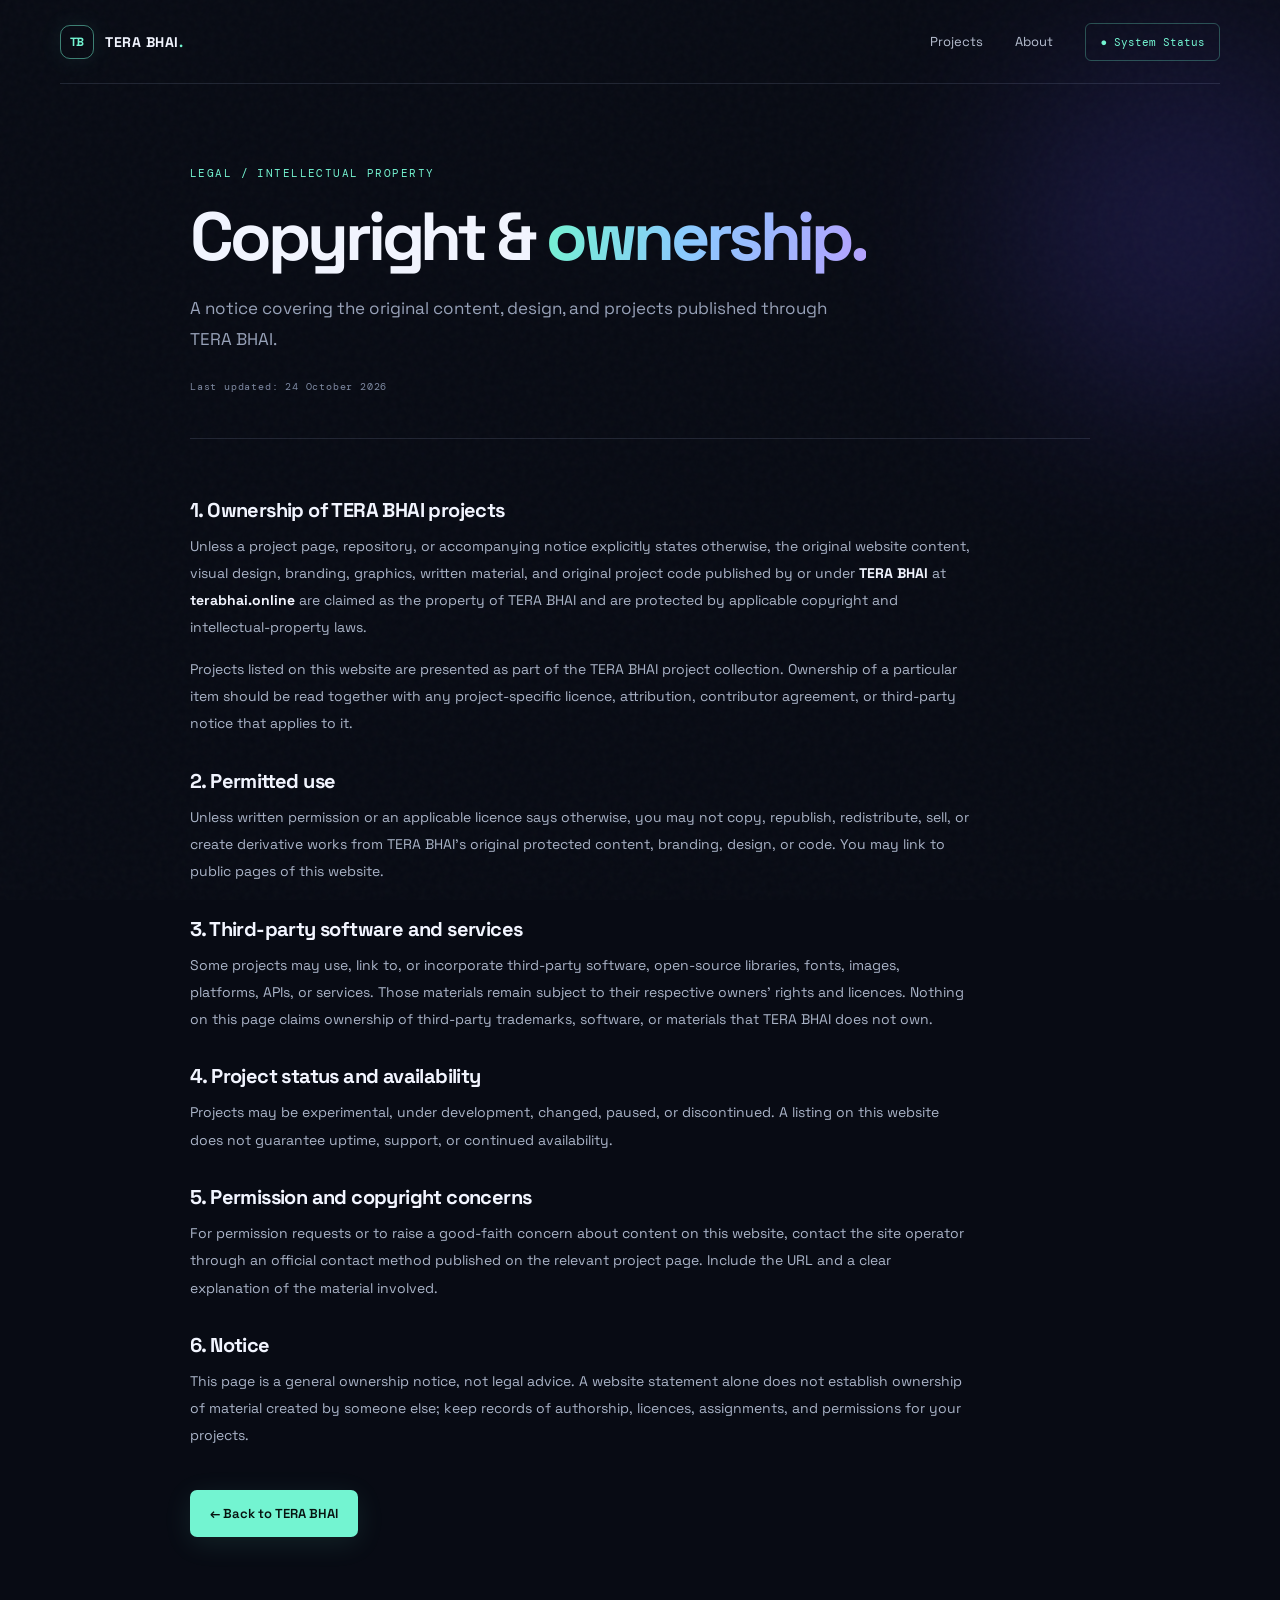
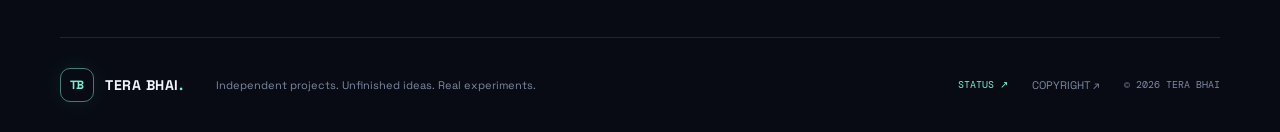
<file: copyright.html>
<!doctype html>
<html lang="en">
<head>
  <meta charset="utf-8">
  <meta name="viewport" content="width=device-width,initial-scale=1">
  <meta name="theme-color" content="#080b14">
  <meta name="description" content="Copyright, intellectual property, permitted use, and third-party notices for TERA BHAI and terabhai.online.">
  <meta name="robots" content="index, follow">
  <link rel="canonical" href="https://terabhai.online/copyright.html">
  <meta property="og:type" content="article">
  <meta property="og:site_name" content="TERA BHAI">
  <meta property="og:title" content="Copyright & Intellectual Property — TERA BHAI">
  <meta property="og:description" content="Read the copyright and intellectual-property notice for TERA BHAI and its original projects.">
  <title>Copyright & Intellectual Property — TERA BHAI</title>
  <link rel="stylesheet" href="style.css">
</head>
<body>
  <div class="noise"></div><div class="orb orb-a"></div>
  <nav class="nav wrap">
    <a class="brand" href="index.html"><span class="brand-mark">TB</span><span>TERA BHAI<span class="brand-dot">.</span></span></a>
    <div class="nav-links"><a href="index.html#projects">Projects</a><a href="index.html#about">About</a><a class="status-link" href="https://status.terabhai.online" target="_blank" rel="noopener">● System Status</a></div>
    <button class="menu-toggle" aria-label="Toggle menu">☰</button>
  </nav>
  <main class="wrap legal-page">
    <div class="eyebrow">LEGAL / INTELLECTUAL PROPERTY</div>
    <h1>Copyright & <span class="gradient-text">ownership.</span></h1>
    <p class="legal-lead">A notice covering the original content, design, and projects published through TERA BHAI.</p>
    <p class="legal-updated">Last updated: 24 October 2026</p>
    <article class="legal-content">
      <h2>1. Ownership of TERA BHAI projects</h2>
      <p>Unless a project page, repository, or accompanying notice explicitly states otherwise, the original website content, visual design, branding, graphics, written material, and original project code published by or under <strong>TERA BHAI</strong> at <strong>terabhai.online</strong> are claimed as the property of TERA BHAI and are protected by applicable copyright and intellectual-property laws.</p>
      <p>Projects listed on this website are presented as part of the TERA BHAI project collection. Ownership of a particular item should be read together with any project-specific licence, attribution, contributor agreement, or third-party notice that applies to it.</p>
      <h2>2. Permitted use</h2>
      <p>Unless written permission or an applicable licence says otherwise, you may not copy, republish, redistribute, sell, or create derivative works from TERA BHAI's original protected content, branding, design, or code. You may link to public pages of this website.</p>
      <h2>3. Third-party software and services</h2>
      <p>Some projects may use, link to, or incorporate third-party software, open-source libraries, fonts, images, platforms, APIs, or services. Those materials remain subject to their respective owners' rights and licences. Nothing on this page claims ownership of third-party trademarks, software, or materials that TERA BHAI does not own.</p>
      <h2>4. Project status and availability</h2>
      <p>Projects may be experimental, under development, changed, paused, or discontinued. A listing on this website does not guarantee uptime, support, or continued availability.</p>
      <h2>5. Permission and copyright concerns</h2>
      <p>For permission requests or to raise a good-faith concern about content on this website, contact the site operator through an official contact method published on the relevant project page. Include the URL and a clear explanation of the material involved.</p>
      <h2>6. Notice</h2>
      <p>This page is a general ownership notice, not legal advice. A website statement alone does not establish ownership of material created by someone else; keep records of authorship, licences, assignments, and permissions for your projects.</p>
    </article>
    <a class="button button-primary" href="index.html">← Back to TERA BHAI</a>
  </main>
  <footer class="footer wrap"><a class="brand" href="index.html"><span class="brand-mark">TB</span><span>TERA BHAI<span class="brand-dot">.</span></span></a><span>Independent projects. Unfinished ideas. Real experiments.</span><a href="https://status.terabhai.online" target="_blank" rel="noopener">STATUS ↗</a><a href="copyright.html">COPYRIGHT ↗</a><span class="copyright">© <span id="year"></span> TERA BHAI</span></footer>
  <script>document.getElementById("year").textContent = new Date().getFullYear(); const menu=document.querySelector(".menu-toggle"); if(menu)menu.addEventListener("click",()=>document.querySelector(".nav-links").classList.toggle("nav-open"));</script>
</body>
</html>
</file>
<file: style.css>
@import url('https://fonts.googleapis.com/css2?family=DM+Mono:wght@400;500&family=Space+Grotesk:wght@400;500;600;700&display=swap');
:root{--bg:#080b14;--panel:#101522;--panel2:#141b2b;--text:#f2f5ff;--muted:#98a2b9;--line:rgba(175,190,225,.15);--cyan:#73f4d1;--purple:#a99bff;--mono:'DM Mono',monospace;--font:'Space Grotesk',sans-serif}
*{box-sizing:border-box}html{scroll-behavior:smooth;scroll-padding-top:80px}body{margin:0;background:var(--bg);color:var(--text);font-family:var(--font);overflow-x:hidden}a{color:inherit;text-decoration:none}button,input,textarea,select{font:inherit}.wrap{width:min(1160px,calc(100% - 48px));margin:auto}.noise{position:fixed;inset:0;pointer-events:none;z-index:5;opacity:.035;background-image:url("data:image/svg+xml,%3Csvg viewBox='0 0 180 180' xmlns='http://www.w3.org/2000/svg'%3E%3Cfilter id='n'%3E%3CfeTurbulence type='fractalNoise' baseFrequency='.85' numOctaves='3' stitchTiles='stitch'/%3E%3C/filter%3E%3Crect width='100%25' height='100%25' filter='url(%23n)' opacity='.8'/%3E%3C/svg%3E")}.orb{position:absolute;pointer-events:none;border-radius:50%;filter:blur(90px);opacity:.18;animation:float 12s ease-in-out infinite}.orb-a{width:380px;height:380px;background:#6049e8;top:40px;right:-100px}.orb-b{width:300px;height:300px;background:#0bb99b;top:500px;left:-160px;animation-delay:-5s}.nav{height:84px;display:flex;align-items:center;justify-content:space-between;border-bottom:1px solid var(--line);position:relative;z-index:10}.brand{display:inline-flex;gap:11px;align-items:center;font-weight:700;letter-spacing:.04em;font-size:14px}.brand-mark{width:34px;height:34px;display:grid;place-items:center;border:1px solid rgba(115,244,209,.5);color:var(--cyan);border-radius:10px;font-size:12px;letter-spacing:-.08em;box-shadow:0 0 25px #73f4d115}.brand-dot{color:var(--cyan)}.nav-links{display:flex;align-items:center;gap:32px;color:#b8c0d2;font-size:13px}.nav-links a{transition:color .2s}.nav-links a:hover{color:var(--cyan)}.status-link{font-family:var(--mono);font-size:11px!important;color:var(--cyan)!important;border:1px solid #73f4d14a;padding:11px 14px;border-radius:6px;transition:background .2s,transform .2s}.status-link:hover{background:#73f4d112;transform:translateY(-2px)}.menu-toggle{display:none;background:none;color:white;border:0;font-size:24px}.hero{min-height:670px;padding-top:128px;position:relative}.eyebrow{font:11px var(--mono);letter-spacing:.13em;color:var(--cyan);display:flex;align-items:center;gap:10px}.pulse,.status-dot{width:7px;height:7px;display:inline-block;border-radius:50%;background:var(--cyan);box-shadow:0 0 12px #73f4d1;animation:pulse 2s infinite}.eyebrow-line{height:1px;width:42px;background:var(--line)}h1,h2,h3,p{margin-top:0}.hero h1{font-size:clamp(48px,7.2vw,88px);line-height:.99;letter-spacing:-.065em;margin:31px 0 26px;max-width:900px;animation:rise .8s both}.gradient-text{background:linear-gradient(100deg,#73f4d1 0%,#8bcaff 45%,#b5a1ff 100%);-webkit-background-clip:text;background-clip:text;color:transparent}.hero-copy{max-width:530px;color:var(--muted);font-size:17px;line-height:1.8;animation:rise .8s .12s both}.hero-actions{display:flex;gap:12px;margin-top:32px;animation:rise .8s .2s both}.button{border:1px solid transparent;border-radius:7px;padding:14px 19px;display:inline-flex;align-items:center;justify-content:center;gap:18px;font-weight:600;font-size:13px;cursor:pointer;transition:transform .2s,background .2s,border-color .2s}.button:hover{transform:translateY(-3px)}.button-primary{background:var(--cyan);color:#07120f;box-shadow:0 6px 28px #73f4d11a}.button-primary:hover{background:#a0ffe6;box-shadow:0 8px 35px #73f4d12a}.button-ghost{background:#ffffff05;border-color:var(--line);color:var(--text)}.button-ghost:hover{border-color:#73f4d16b}.hero-meta{display:flex;gap:15px;align-items:center;margin-top:72px;color:#6e7891;font:10px var(--mono);letter-spacing:.1em}.meta-divider{width:24px;height:1px;background:#59627a}.scroll-cue{position:absolute;right:0;bottom:56px;display:flex;align-items:center;gap:10px;font:9px var(--mono);letter-spacing:.13em;color:#77819a}.scroll-cue span{height:33px;width:1px;background:linear-gradient(var(--cyan),transparent);animation:scroll 1.5s infinite}.projects-section{padding:82px 0 105px;border-top:1px solid var(--line)}.section-heading{display:flex;justify-content:space-between;align-items:end;margin-bottom:38px}.section-heading h2,.about-panel h2{font-size:clamp(32px,4vw,48px);letter-spacing:-.05em;line-height:1.1;margin:14px 0 0}.section-heading>p{max-width:280px;color:var(--muted);font-size:13px;line-height:1.7;margin-bottom:4px}.project-grid{display:grid;grid-template-columns:repeat(3,minmax(0,1fr));gap:16px}.project-card{position:relative;min-height:270px;padding:24px;background:linear-gradient(145deg,#111827e8,#0d111d);border:1px solid var(--line);border-radius:12px;overflow:hidden;transition:transform .25s,border-color .25s,background .25s;opacity:0;transform:translateY(18px);transition-delay:var(--delay,0ms)}.project-card.shown{opacity:1;transform:translateY(0)}.project-card:before{content:"";position:absolute;inset:0;background:radial-gradient(circle at 100% 0%,#a99bff0e,transparent 55%);pointer-events:none}.project-card:hover{transform:translateY(-6px);border-color:#73f4d15c;background:#121b2a}.card-top{display:flex;justify-content:space-between;align-items:center;margin-bottom:28px}.project-icon{width:42px;height:42px;border:1px solid var(--line);border-radius:10px;display:grid;place-items:center;font-size:21px;background:#ffffff04}.project-status{display:flex;align-items:center;gap:7px;font:10px var(--mono);color:#a7b1c8}.project-status i{width:5px;height:5px;border-radius:50%;background:#a99bff}.project-status.live i{background:var(--cyan);box-shadow:0 0 8px #73f4d1}.project-category{font:10px var(--mono);color:var(--cyan);letter-spacing:.1em;margin-bottom:9px}.project-card h3{font-size:21px;letter-spacing:-.035em;margin-bottom:10px}.project-card p{color:var(--muted);font-size:13px;line-height:1.7;min-height:44px;margin-bottom:23px}.project-open{display:flex;justify-content:space-between;align-items:center;border-top:1px solid var(--line);padding-top:15px;font-size:12px;font-weight:600}.project-open span{color:var(--cyan);font-size:17px;transition:transform .2s}.project-open:hover span{transform:translate(3px,-3px)}.empty-state{text-align:center;padding:65px 20px;border:1px dashed var(--line);border-radius:12px}.empty-icon{font-size:32px;color:var(--cyan)}.empty-state h3{margin:14px 0 7px}.empty-state p,.muted{color:var(--muted);font-size:13px;line-height:1.7}.about-section{padding:0 0 100px}.about-panel{display:grid;grid-template-columns:60px 1fr 210px;gap:25px;align-items:center;padding:48px;border:1px solid var(--line);border-radius:14px;background:linear-gradient(120deg,#111827,#0c111d)}.about-symbol{align-self:start;color:var(--cyan);font-size:38px;animation:spin 20s linear infinite}.about-panel h2{margin-bottom:19px}.about-panel p{max-width:570px;color:var(--muted);font-size:14px;line-height:1.9;margin-bottom:0}.about-side{border-left:1px solid var(--line);padding-left:24px;display:flex;flex-direction:column;gap:9px}.side-label{font:9px var(--mono);letter-spacing:.1em;color:#737e97;margin-top:8px}.about-side strong{font:10px var(--mono);display:flex;align-items:center;gap:8px}.footer{min-height:95px;border-top:1px solid var(--line);display:flex;align-items:center;gap:24px;color:#7e89a2;font-size:11px}.footer .brand{color:var(--text);margin-right:8px}.footer>a:nth-of-type(2){margin-left:auto;color:var(--cyan);font:10px var(--mono)}.copyright{font:10px var(--mono)}.loading-card,.setup-notice{grid-column:1/-1;border:1px solid var(--line);border-radius:10px;padding:25px;color:var(--muted);font-size:13px;line-height:1.8}.setup-notice a{color:var(--cyan);text-decoration:underline}.loading-dots{animation:blink 1s infinite}.admin-body{min-height:100vh}.admin-wrap{width:min(900px,calc(100% - 32px));margin:55px auto 100px;position:relative;z-index:2}.admin-card{width:min(460px,100%);margin:0 auto;background:#101522ed;border:1px solid var(--line);border-radius:14px;padding:32px;box-shadow:0 20px 80px #0003;animation:rise .5s both}.admin-card.wide{width:100%}.admin-card h1{font-size:37px;letter-spacing:-.05em;margin:14px 0}.admin-card label{display:block;color:#c4ccdd;font-size:12px;margin:17px 0}.admin-card input,.admin-card textarea,.admin-card select{display:block;width:100%;margin-top:8px;background:#080c15;border:1px solid #293146;border-radius:6px;padding:12px;color:var(--text);outline:none;font-size:13px;resize:vertical}.admin-card input:focus,.admin-card textarea:focus,.admin-card select:focus{border-color:#73f4d1a8;box-shadow:0 0 0 3px #73f4d10c}.full{width:100%;margin-top:10px}.form-message{font-size:12px;color:var(--cyan);min-height:17px;line-height:1.6}.form-message.error{color:#ff8e9a}.admin-top,.admin-list-heading{display:flex;align-items:center;justify-content:space-between;gap:15px}.admin-top h1{font-size:32px}.project-form{border-top:1px solid var(--line);border-bottom:1px solid var(--line);padding:8px 0 16px;margin-top:25px}.form-row{display:grid;grid-template-columns:1fr 1fr;gap:16px}.admin-list-heading{margin-top:25px}.admin-list-heading h2{font-size:18px}.admin-projects{display:flex;flex-direction:column;gap:8px}.admin-project{display:flex;align-items:center;gap:12px;padding:13px;border:1px solid var(--line);border-radius:8px;background:#ffffff03}.admin-project-icon{font-size:22px;width:36px;text-align:center}.admin-project-info{flex:1;min-width:0;display:flex;flex-direction:column;gap:4px}.admin-project-info strong{font-size:13px}.admin-project-info span,.admin-project-info small{font:10px var(--mono);color:var(--muted);overflow-wrap:anywhere}.mini-button{background:#1b2637;color:var(--text);border:1px solid var(--line);border-radius:5px;padding:8px 10px;font-size:11px;cursor:pointer}.mini-button:hover{border-color:var(--cyan)}.mini-button.danger{color:#ff9aa5}.admin-body .nav{margin-bottom:0}[hidden]{display:none!important}@keyframes rise{from{opacity:0;transform:translateY(22px)}to{opacity:1;transform:translateY(0)}}@keyframes float{0%,100%{transform:translate(0,0)}50%{transform:translate(-35px,30px)}}@keyframes pulse{0%,100%{opacity:1;box-shadow:0 0 10px #73f4d1}50%{opacity:.45;box-shadow:0 0 2px #73f4d1}}@keyframes scroll{0%{transform:scaleY(.45);transform-origin:top;opacity:.4}50%{transform:scaleY(1);transform-origin:top;opacity:1}100%{transform:scaleY(.4);transform-origin:bottom;opacity:.4}}@keyframes spin{to{transform:rotate(360deg)}}@keyframes blink{50%{opacity:.2}}@media(max-width:800px){.hero{min-height:620px;padding-top:100px}.project-grid{grid-template-columns:repeat(2,minmax(0,1fr))}.about-panel{grid-template-columns:45px 1fr;padding:30px;gap:18px}.about-side{grid-column:2;border-left:0;border-top:1px solid var(--line);padding:18px 0 0;display:grid;grid-template-columns:1fr 1fr}.footer{flex-wrap:wrap;padding:22px 0}.footer>span:nth-of-type(1){order:3;width:100%}.copyright{margin-left:auto}}@media(max-width:560px){.wrap{width:calc(100% - 32px)}.nav{height:70px}.menu-toggle{display:block}.nav-links{display:none;position:absolute;top:69px;left:0;right:0;padding:18px;background:#101522;border:1px solid var(--line);border-radius:0 0 10px 10px;flex-direction:column;align-items:stretch;gap:18px}.nav-links.nav-open{display:flex}.hero{padding-top:86px;min-height:590px}.hero h1{font-size:clamp(44px,12vw,66px)}.hero-copy{font-size:15px}.hero-meta{margin-top:54px;font-size:8px}.scroll-cue{bottom:28px}.section-heading{display:block}.section-heading>p{margin-top:15px}.project-grid{grid-template-columns:1fr}.project-card{min-height:250px}.projects-section{padding:60px 0 70px}.about-section{padding-bottom:65px}.about-panel{grid-template-columns:1fr;padding:25px}.about-symbol{font-size:28px}.about-side{grid-column:1}.footer{gap:15px}.footer .brand{width:100%}.footer>a:nth-of-type(2){margin-left:0}.admin-card{padding:23px}.form-row{grid-template-columns:1fr;gap:0}.admin-project{flex-wrap:wrap}.admin-project-info{width:calc(100% - 55px)}.admin-project small{display:none}}@media(prefers-reduced-motion:reduce){*,*::before,*::after{animation-duration:.01ms!important;animation-iteration-count:1!important;scroll-behavior:auto!important;transition-duration:.01ms!important}}

/* Legal / copyright page */
.legal-page{position:relative;z-index:1;padding:82px 0 100px;max-width:900px}
.legal-page h1{font-size:clamp(42px,6vw,68px);letter-spacing:-.06em;line-height:1.02;margin:22px 0}
.legal-lead{max-width:680px;color:var(--muted);font-size:17px;line-height:1.8}
.legal-updated{font:10px var(--mono);letter-spacing:.08em;color:#7e89a2;margin:25px 0 45px}
.legal-content{border-top:1px solid var(--line);padding-top:28px;margin-bottom:40px}
.legal-content h2{font-size:20px;letter-spacing:-.03em;margin:30px 0 10px}
.legal-content p{color:#aab4c8;font-size:14px;line-height:1.95;max-width:780px}
.legal-content strong{color:var(--text)}
@media(max-width:560px){.legal-page{padding:55px 0 70px}.legal-lead{font-size:15px}}
</file>
